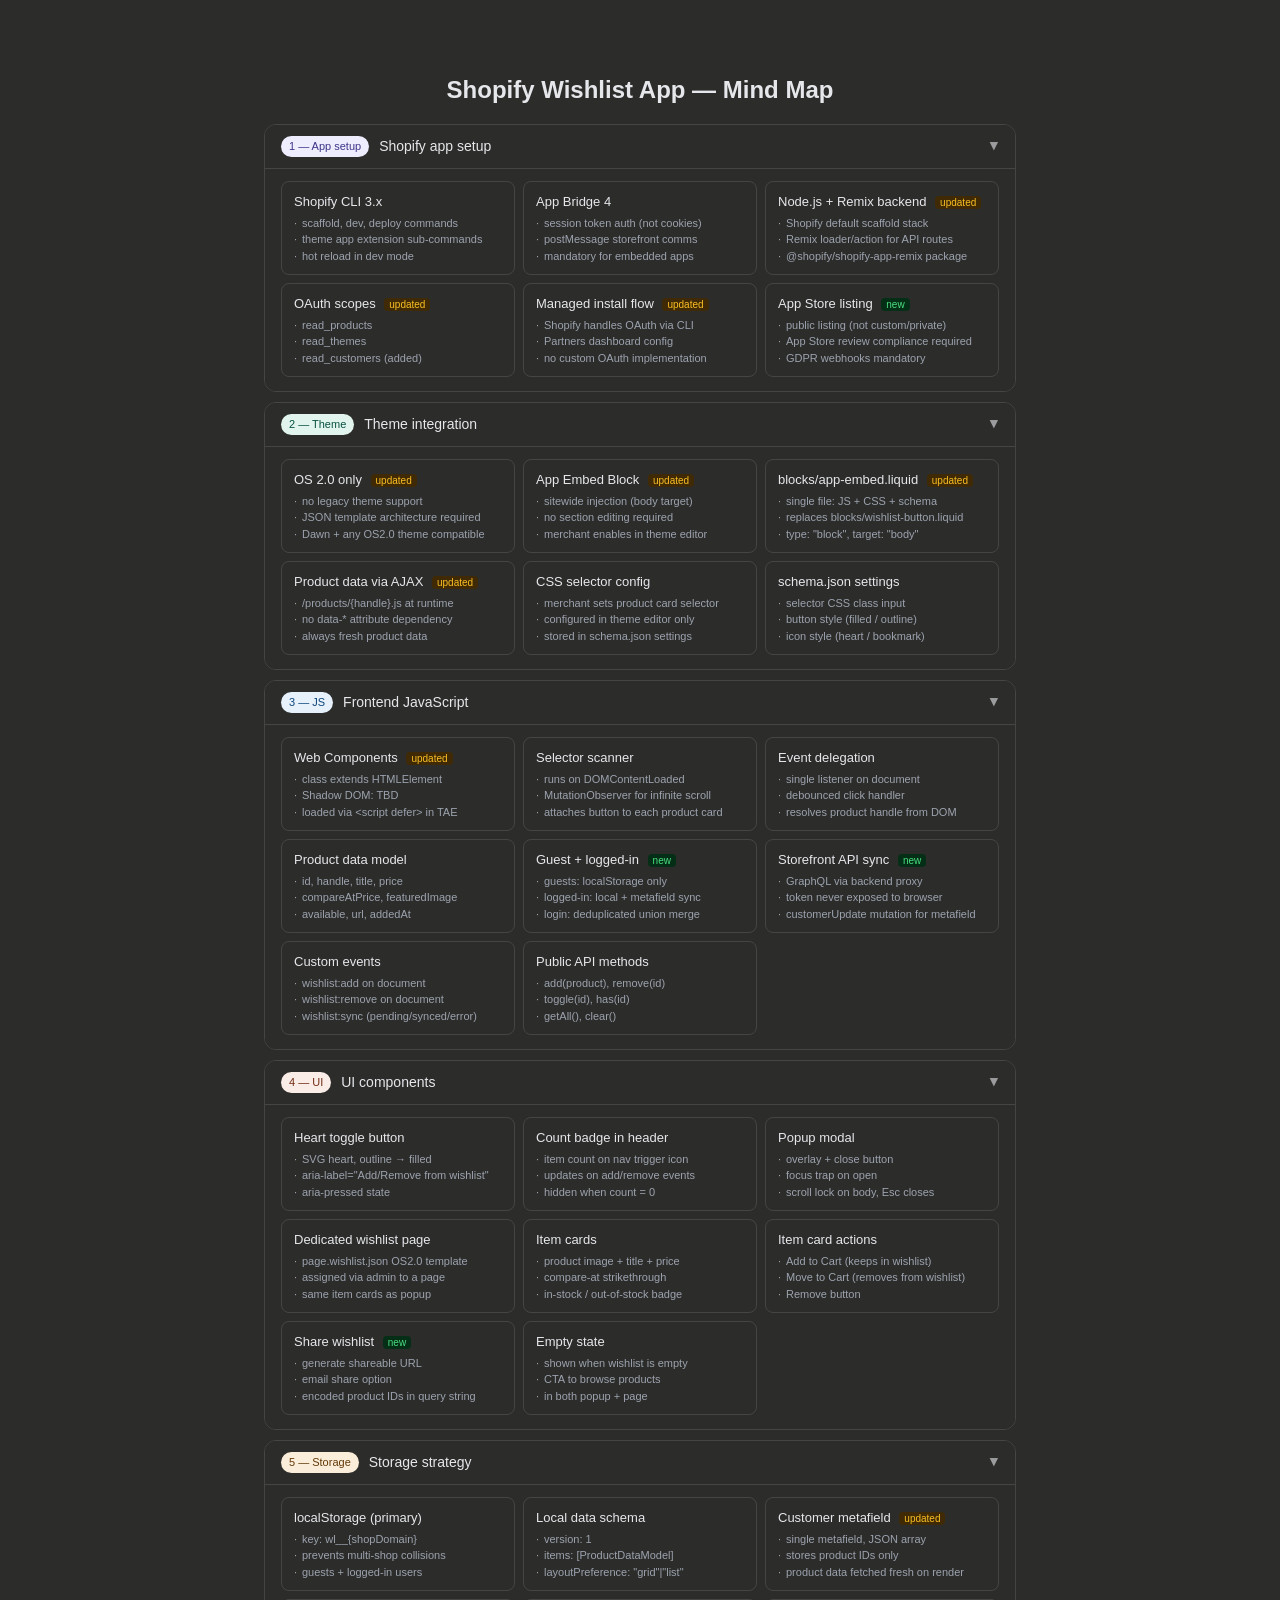
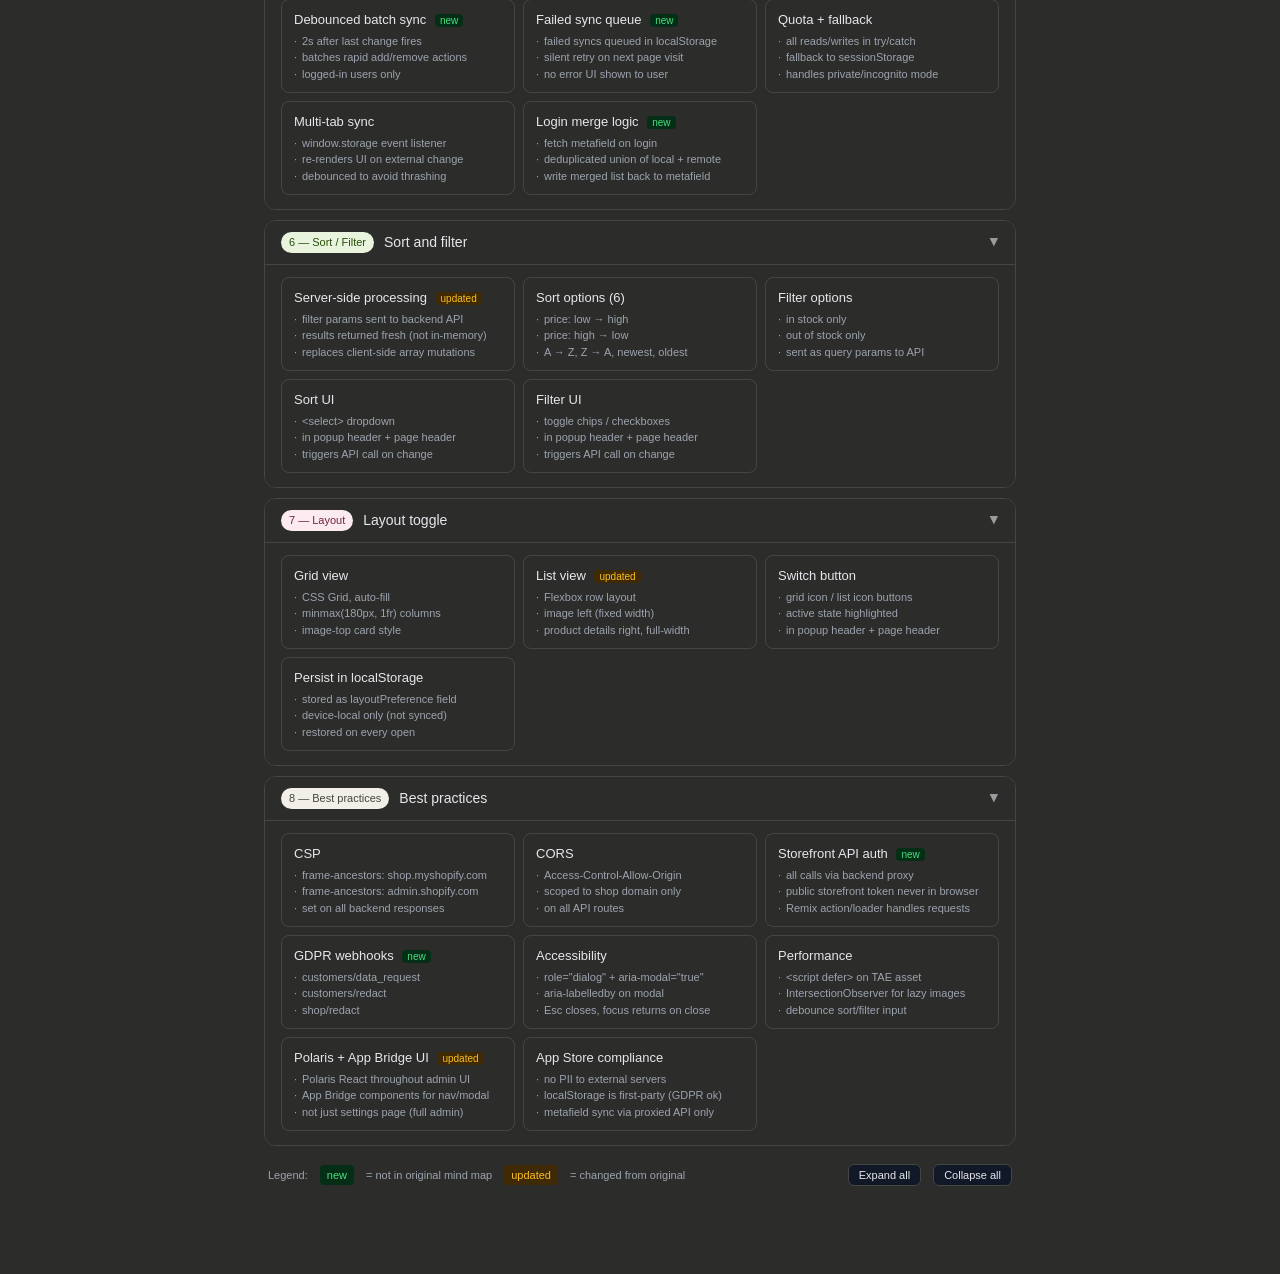
<file: index.html>
<!DOCTYPE html>
<html lang="en" data-theme="dark">
<head>
  <meta charset="UTF-8">
  <meta name="viewport" content="width=device-width, initial-scale=1.0">
  <title>Wishlist - Mind Map</title>
  <link rel="stylesheet" href="./global.css">
  <link rel="stylesheet" href="./style.css">
  <style>
    *{box-sizing:border-box;margin:0;padding:0}
    body{font-family:var(--font-sans);background-color:var(--color-background-primary);color:var(--color-text-primary);padding-top: 3rem;padding-bottom: 3rem;}
    .mm-wrap{padding:16px 0}
    .mm-section{margin-bottom:10px;border-radius:var(--border-radius-lg);overflow:hidden;border:0.5px solid var(--color-border-tertiary)}
    .mm-header{display:flex;align-items:center;gap:10px;padding:11px 16px;cursor:pointer;user-select:none}
    .mm-header:hover{filter:brightness(0.97)}
    .mm-badge{font-size:11px;font-weight:500;padding:2px 8px;border-radius:20px;white-space:nowrap}
    .mm-title{font-size:14px;font-weight:500;flex:1}
    .mm-chevron{font-size:11px;transition:transform .2s;opacity:.6}
    .mm-chevron.open{transform:rotate(90deg)}
    .mm-body{display:none;padding:12px 16px 14px;border-top:0.5px solid var(--color-border-tertiary);background:var(--color-background-primary);}
    .mm-body.open{display:block}
    .mm-grid{display:grid;grid-template-columns:repeat(auto-fill,minmax(190px,1fr));gap:8px}
    .mm-node{border-radius:var(--border-radius-md);padding:10px 12px;border:0.5px solid var(--color-border-tertiary);background:var(--color-background)}
    .mm-node-title{font-size:13px;font-weight:500;color:var(--color-text-primary);margin-bottom:3px}
    .mm-node-sub{font-size:11px;color:var(--color-text-secondary);line-height:1.5}
    .mm-node-sub span{display:block;padding-left:8px;position:relative}
    .mm-node-sub span::before{content:'·';position:absolute;left:0}
    .new-tag{font-size:10px;font-weight:500;padding:1px 5px;border-radius:4px;margin-left:5px;background:var(--color-background-success);color:var(--color-text-success);vertical-align:middle}
    .upd-tag{font-size:10px;font-weight:500;padding:1px 5px;border-radius:4px;margin-left:5px;background:var(--color-background-warning);color:var(--color-text-warning);vertical-align:middle}
  </style>
</head>
<body>

  <div class="container">
  
    <h2 class="sr-only" align="center">Shopify Wishlist App — Mind Map</h2>
    
    <div class="mm-wrap">

    <div class="mm-section" id="s1">
      <div class="mm-header" onclick="toggle('s1')" style="background:var(--color-background-primary)">
        <span class="mm-badge" style="background:#EEEDFE;color:#3C3489">1 — App setup</span>
        <span class="mm-title" style="color:var(--color-text-primary)">Shopify app setup</span>
        <span class="mm-chevron open" id="c1">▶</span>
      </div>
      <div class="mm-body open" id="b1">
        <div class="mm-grid">
          <div class="mm-node">
            <div class="mm-node-title">Shopify CLI 3.x</div>
            <div class="mm-node-sub">
              <span>scaffold, dev, deploy commands</span>
              <span>theme app extension sub-commands</span>
              <span>hot reload in dev mode</span>
            </div>
          </div>
          <div class="mm-node">
            <div class="mm-node-title">App Bridge 4</div>
            <div class="mm-node-sub">
              <span>session token auth (not cookies)</span>
              <span>postMessage storefront comms</span>
              <span>mandatory for embedded apps</span>
            </div>
          </div>
          <div class="mm-node">
            <div class="mm-node-title">Node.js + Remix backend <span class="upd-tag">updated</span></div>
            <div class="mm-node-sub">
              <span>Shopify default scaffold stack</span>
              <span>Remix loader/action for API routes</span>
              <span>@shopify/shopify-app-remix package</span>
            </div>
          </div>
          <div class="mm-node">
            <div class="mm-node-title">OAuth scopes <span class="upd-tag">updated</span></div>
            <div class="mm-node-sub">
              <span>read_products</span>
              <span>read_themes</span>
              <span>read_customers (added)</span>
            </div>
          </div>
          <div class="mm-node">
            <div class="mm-node-title">Managed install flow <span class="upd-tag">updated</span></div>
            <div class="mm-node-sub">
              <span>Shopify handles OAuth via CLI</span>
              <span>Partners dashboard config</span>
              <span>no custom OAuth implementation</span>
            </div>
          </div>
          <div class="mm-node">
            <div class="mm-node-title">App Store listing <span class="new-tag">new</span></div>
            <div class="mm-node-sub">
              <span>public listing (not custom/private)</span>
              <span>App Store review compliance required</span>
              <span>GDPR webhooks mandatory</span>
            </div>
          </div>
        </div>
      </div>
    </div>

    <div class="mm-section" id="s2">
      <div class="mm-header" onclick="toggle('s2')" style="background:var(--color-background-primary)">
        <span class="mm-badge" style="background:#E1F5EE;color:#085041">2 — Theme</span>
        <span class="mm-title" style="color:var(--color-text-primary)">Theme integration</span>
        <span class="mm-chevron open" id="c2">▶</span>
      </div>
      <div class="mm-body open" id="b2">
        <div class="mm-grid">
          <div class="mm-node">
            <div class="mm-node-title">OS 2.0 only <span class="upd-tag">updated</span></div>
            <div class="mm-node-sub">
              <span>no legacy theme support</span>
              <span>JSON template architecture required</span>
              <span>Dawn + any OS2.0 theme compatible</span>
            </div>
          </div>
          <div class="mm-node">
            <div class="mm-node-title">App Embed Block <span class="upd-tag">updated</span></div>
            <div class="mm-node-sub">
              <span>sitewide injection (body target)</span>
              <span>no section editing required</span>
              <span>merchant enables in theme editor</span>
            </div>
          </div>
          <div class="mm-node">
            <div class="mm-node-title">blocks/app-embed.liquid <span class="upd-tag">updated</span></div>
            <div class="mm-node-sub">
              <span>single file: JS + CSS + schema</span>
              <span>replaces blocks/wishlist-button.liquid</span>
              <span>type: "block", target: "body"</span>
            </div>
          </div>
          <div class="mm-node">
            <div class="mm-node-title">Product data via AJAX <span class="upd-tag">updated</span></div>
            <div class="mm-node-sub">
              <span>/products/{handle}.js at runtime</span>
              <span>no data-* attribute dependency</span>
              <span>always fresh product data</span>
            </div>
          </div>
          <div class="mm-node">
            <div class="mm-node-title">CSS selector config</div>
            <div class="mm-node-sub">
              <span>merchant sets product card selector</span>
              <span>configured in theme editor only</span>
              <span>stored in schema.json settings</span>
            </div>
          </div>
          <div class="mm-node">
            <div class="mm-node-title">schema.json settings</div>
            <div class="mm-node-sub">
              <span>selector CSS class input</span>
              <span>button style (filled / outline)</span>
              <span>icon style (heart / bookmark)</span>
            </div>
          </div>
        </div>
      </div>
    </div>

    <div class="mm-section" id="s3">
    <div class="mm-header" onclick="toggle('s3')" style="background:var(--color-background-primary)">
      <span class="mm-badge" style="background:#E6F1FB;color:#0C447C">3 — JS</span>
      <span class="mm-title" style="color:var(--color-text-primary)">Frontend JavaScript</span>
      <span class="mm-chevron open" id="c3">▶</span>
    </div>
    <div class="mm-body open" id="b3">
    <div class="mm-grid">
      <div class="mm-node">
        <div class="mm-node-title">Web Components <span class="upd-tag">updated</span></div>
        <div class="mm-node-sub">
          <span>class extends HTMLElement</span>
          <span>Shadow DOM: TBD</span>
          <span>loaded via &lt;script defer&gt; in TAE</span>
        </div>
      </div>
      <div class="mm-node">
        <div class="mm-node-title">Selector scanner</div>
        <div class="mm-node-sub">
          <span>runs on DOMContentLoaded</span>
          <span>MutationObserver for infinite scroll</span>
          <span>attaches button to each product card</span>
        </div>
      </div>
      <div class="mm-node">
        <div class="mm-node-title">Event delegation</div>
        <div class="mm-node-sub">
          <span>single listener on document</span>
          <span>debounced click handler</span>
          <span>resolves product handle from DOM</span>
        </div>
      </div>
      <div class="mm-node">
        <div class="mm-node-title">Product data model</div>
        <div class="mm-node-sub">
          <span>id, handle, title, price</span>
          <span>compareAtPrice, featuredImage</span>
          <span>available, url, addedAt</span>
        </div>
      </div>
      <div class="mm-node">
        <div class="mm-node-title">Guest + logged-in <span class="new-tag">new</span></div>
        <div class="mm-node-sub">
          <span>guests: localStorage only</span>
          <span>logged-in: local + metafield sync</span>
          <span>login: deduplicated union merge</span>
        </div>
      </div>
      <div class="mm-node">
        <div class="mm-node-title">Storefront API sync <span class="new-tag">new</span></div>
        <div class="mm-node-sub">
          <span>GraphQL via backend proxy</span>
          <span>token never exposed to browser</span>
          <span>customerUpdate mutation for metafield</span>
        </div>
      </div>
      <div class="mm-node">
        <div class="mm-node-title">Custom events</div>
        <div class="mm-node-sub">
          <span>wishlist:add on document</span>
          <span>wishlist:remove on document</span>
          <span>wishlist:sync (pending/synced/error)</span>
        </div>
      </div>
      <div class="mm-node">
        <div class="mm-node-title">Public API methods</div>
        <div class="mm-node-sub">
          <span>add(product), remove(id)</span>
          <span>toggle(id), has(id)</span>
          <span>getAll(), clear()</span>
        </div>
      </div>
    </div>
    </div>
    </div>

    <div class="mm-section" id="s4">
    <div class="mm-header" onclick="toggle('s4')" style="background:var(--color-background-primary)">
      <span class="mm-badge" style="background:#FAECE7;color:#712B13">4 — UI</span>
      <span class="mm-title" style="color:var(--color-text-primary)">UI components</span>
      <span class="mm-chevron open" id="c4">▶</span>
    </div>
    <div class="mm-body open" id="b4">
    <div class="mm-grid">
      <div class="mm-node">
        <div class="mm-node-title">Heart toggle button</div>
        <div class="mm-node-sub">
          <span>SVG heart, outline → filled</span>
          <span>aria-label="Add/Remove from wishlist"</span>
          <span>aria-pressed state</span>
        </div>
      </div>
      <div class="mm-node">
        <div class="mm-node-title">Count badge in header</div>
        <div class="mm-node-sub">
          <span>item count on nav trigger icon</span>
          <span>updates on add/remove events</span>
          <span>hidden when count = 0</span>
        </div>
      </div>
      <div class="mm-node">
        <div class="mm-node-title">Popup modal</div>
        <div class="mm-node-sub">
          <span>overlay + close button</span>
          <span>focus trap on open</span>
          <span>scroll lock on body, Esc closes</span>
        </div>
      </div>
      <div class="mm-node">
        <div class="mm-node-title">Dedicated wishlist page</div>
        <div class="mm-node-sub">
          <span>page.wishlist.json OS2.0 template</span>
          <span>assigned via admin to a page</span>
          <span>same item cards as popup</span>
        </div>
      </div>
      <div class="mm-node">
        <div class="mm-node-title">Item cards</div>
        <div class="mm-node-sub">
          <span>product image + title + price</span>
          <span>compare-at strikethrough</span>
          <span>in-stock / out-of-stock badge</span>
        </div>
      </div>
      <div class="mm-node">
        <div class="mm-node-title">Item card actions</div>
        <div class="mm-node-sub">
          <span>Add to Cart (keeps in wishlist)</span>
          <span>Move to Cart (removes from wishlist)</span>
          <span>Remove button</span>
        </div>
      </div>
      <div class="mm-node">
        <div class="mm-node-title">Share wishlist <span class="new-tag">new</span></div>
        <div class="mm-node-sub">
          <span>generate shareable URL</span>
          <span>email share option</span>
          <span>encoded product IDs in query string</span>
        </div>
      </div>
      <div class="mm-node">
        <div class="mm-node-title">Empty state</div>
        <div class="mm-node-sub">
          <span>shown when wishlist is empty</span>
          <span>CTA to browse products</span>
          <span>in both popup + page</span>
        </div>
      </div>
    </div>
    </div>
    </div>

    <div class="mm-section" id="s5">
    <div class="mm-header" onclick="toggle('s5')" style="background:var(--color-background-primary)">
      <span class="mm-badge" style="background:#FAEEDA;color:#633806">5 — Storage</span>
      <span class="mm-title" style="color:var(--color-text-primary)">Storage strategy</span>
      <span class="mm-chevron open" id="c5">▶</span>
    </div>
    <div class="mm-body open" id="b5">
    <div class="mm-grid">
      <div class="mm-node">
        <div class="mm-node-title">localStorage (primary)</div>
        <div class="mm-node-sub">
          <span>key: wl__{shopDomain}</span>
          <span>prevents multi-shop collisions</span>
          <span>guests + logged-in users</span>
        </div>
      </div>
      <div class="mm-node">
        <div class="mm-node-title">Local data schema</div>
        <div class="mm-node-sub">
          <span>version: 1</span>
          <span>items: [ProductDataModel]</span>
          <span>layoutPreference: "grid"|"list"</span>
        </div>
      </div>
      <div class="mm-node">
        <div class="mm-node-title">Customer metafield <span class="upd-tag">updated</span></div>
        <div class="mm-node-sub">
          <span>single metafield, JSON array</span>
          <span>stores product IDs only</span>
          <span>product data fetched fresh on render</span>
        </div>
      </div>
      <div class="mm-node">
        <div class="mm-node-title">Debounced batch sync <span class="new-tag">new</span></div>
        <div class="mm-node-sub">
          <span>2s after last change fires</span>
          <span>batches rapid add/remove actions</span>
          <span>logged-in users only</span>
        </div>
      </div>
      <div class="mm-node">
        <div class="mm-node-title">Failed sync queue <span class="new-tag">new</span></div>
        <div class="mm-node-sub">
          <span>failed syncs queued in localStorage</span>
          <span>silent retry on next page visit</span>
          <span>no error UI shown to user</span>
        </div>
      </div>
      <div class="mm-node">
        <div class="mm-node-title">Quota + fallback</div>
        <div class="mm-node-sub">
          <span>all reads/writes in try/catch</span>
          <span>fallback to sessionStorage</span>
          <span>handles private/incognito mode</span>
        </div>
      </div>
      <div class="mm-node">
        <div class="mm-node-title">Multi-tab sync</div>
        <div class="mm-node-sub">
          <span>window.storage event listener</span>
          <span>re-renders UI on external change</span>
          <span>debounced to avoid thrashing</span>
        </div>
      </div>
      <div class="mm-node">
        <div class="mm-node-title">Login merge logic <span class="new-tag">new</span></div>
        <div class="mm-node-sub">
          <span>fetch metafield on login</span>
          <span>deduplicated union of local + remote</span>
          <span>write merged list back to metafield</span>
        </div>
      </div>
    </div>
    </div>
    </div>

    <div class="mm-section" id="s6">
    <div class="mm-header" onclick="toggle('s6')" style="background:var(--color-background-primary)">
      <span class="mm-badge" style="background:#EAF3DE;color:#27500A">6 — Sort / Filter</span>
      <span class="mm-title" style="color:var(--color-text-primary)">Sort and filter</span>
      <span class="mm-chevron open" id="c6">▶</span>
    </div>
    <div class="mm-body open" id="b6">
    <div class="mm-grid">
      <div class="mm-node">
        <div class="mm-node-title">Server-side processing <span class="upd-tag">updated</span></div>
        <div class="mm-node-sub">
          <span>filter params sent to backend API</span>
          <span>results returned fresh (not in-memory)</span>
          <span>replaces client-side array mutations</span>
        </div>
      </div>
      <div class="mm-node">
        <div class="mm-node-title">Sort options (6)</div>
        <div class="mm-node-sub">
          <span>price: low → high</span>
          <span>price: high → low</span>
          <span>A → Z, Z → A, newest, oldest</span>
        </div>
      </div>
      <div class="mm-node">
        <div class="mm-node-title">Filter options</div>
        <div class="mm-node-sub">
          <span>in stock only</span>
          <span>out of stock only</span>
          <span>sent as query params to API</span>
        </div>
      </div>
      <div class="mm-node">
        <div class="mm-node-title">Sort UI</div>
        <div class="mm-node-sub">
          <span>&lt;select&gt; dropdown</span>
          <span>in popup header + page header</span>
          <span>triggers API call on change</span>
        </div>
      </div>
      <div class="mm-node">
        <div class="mm-node-title">Filter UI</div>
        <div class="mm-node-sub">
          <span>toggle chips / checkboxes</span>
          <span>in popup header + page header</span>
          <span>triggers API call on change</span>
        </div>
      </div>
    </div>
    </div>
    </div>

    <div class="mm-section" id="s7">
    <div class="mm-header" onclick="toggle('s7')" style="background:var(--color-background-primary)">
      <span class="mm-badge" style="background:#FBEAF0;color:#72243E">7 — Layout</span>
      <span class="mm-title" style="color:var(--color-text-primary)">Layout toggle</span>
      <span class="mm-chevron open" id="c7">▶</span>
    </div>
    <div class="mm-body open" id="b7">
    <div class="mm-grid">
      <div class="mm-node">
        <div class="mm-node-title">Grid view</div>
        <div class="mm-node-sub">
          <span>CSS Grid, auto-fill</span>
          <span>minmax(180px, 1fr) columns</span>
          <span>image-top card style</span>
        </div>
      </div>
      <div class="mm-node">
        <div class="mm-node-title">List view <span class="upd-tag">updated</span></div>
        <div class="mm-node-sub">
          <span>Flexbox row layout</span>
          <span>image left (fixed width)</span>
          <span>product details right, full-width</span>
        </div>
      </div>
      <div class="mm-node">
        <div class="mm-node-title">Switch button</div>
        <div class="mm-node-sub">
          <span>grid icon / list icon buttons</span>
          <span>active state highlighted</span>
          <span>in popup header + page header</span>
        </div>
      </div>
      <div class="mm-node">
        <div class="mm-node-title">Persist in localStorage</div>
        <div class="mm-node-sub">
          <span>stored as layoutPreference field</span>
          <span>device-local only (not synced)</span>
          <span>restored on every open</span>
        </div>
      </div>
    </div>
    </div>
    </div>

    <div class="mm-section" id="s8">
    <div class="mm-header" onclick="toggle('s8')" style="background:var(--color-background-primary)">
      <span class="mm-badge" style="background:#F1EFE8;color:#444441">8 — Best practices</span>
      <span class="mm-title" style="color:var(--color-text-primary)">Best practices</span>
      <span class="mm-chevron open" id="c8">▶</span>
    </div>
    <div class="mm-body open" id="b8">
    <div class="mm-grid">
      <div class="mm-node">
        <div class="mm-node-title">CSP</div>
        <div class="mm-node-sub">
          <span>frame-ancestors: shop.myshopify.com</span>
          <span>frame-ancestors: admin.shopify.com</span>
          <span>set on all backend responses</span>
        </div>
      </div>
      <div class="mm-node">
        <div class="mm-node-title">CORS</div>
        <div class="mm-node-sub">
          <span>Access-Control-Allow-Origin</span>
          <span>scoped to shop domain only</span>
          <span>on all API routes</span>
        </div>
      </div>
      <div class="mm-node">
        <div class="mm-node-title">Storefront API auth <span class="new-tag">new</span></div>
        <div class="mm-node-sub">
          <span>all calls via backend proxy</span>
          <span>public storefront token never in browser</span>
          <span>Remix action/loader handles requests</span>
        </div>
      </div>
      <div class="mm-node">
        <div class="mm-node-title">GDPR webhooks <span class="new-tag">new</span></div>
        <div class="mm-node-sub">
          <span>customers/data_request</span>
          <span>customers/redact</span>
          <span>shop/redact</span>
        </div>
      </div>
      <div class="mm-node">
        <div class="mm-node-title">Accessibility</div>
        <div class="mm-node-sub">
          <span>role="dialog" + aria-modal="true"</span>
          <span>aria-labelledby on modal</span>
          <span>Esc closes, focus returns on close</span>
        </div>
      </div>
      <div class="mm-node">
        <div class="mm-node-title">Performance</div>
        <div class="mm-node-sub">
          <span>&lt;script defer&gt; on TAE asset</span>
          <span>IntersectionObserver for lazy images</span>
          <span>debounce sort/filter input</span>
        </div>
      </div>
      <div class="mm-node">
        <div class="mm-node-title">Polaris + App Bridge UI <span class="upd-tag">updated</span></div>
        <div class="mm-node-sub">
          <span>Polaris React throughout admin UI</span>
          <span>App Bridge components for nav/modal</span>
          <span>not just settings page (full admin)</span>
        </div>
      </div>
      <div class="mm-node">
        <div class="mm-node-title">App Store compliance</div>
        <div class="mm-node-sub">
          <span>no PII to external servers</span>
          <span>localStorage is first-party (GDPR ok)</span>
          <span>metafield sync via proxied API only</span>
        </div>
      </div>
    </div>
    </div>
    </div>

    <div style="display:flex;gap:12px;align-items:center;padding:8px 4px 0;flex-wrap:wrap">
      <span style="font-size:11px;color:var(--color-text-secondary)">Legend:</span>
      <span style="font-size:11px;padding:2px 7px;border-radius:4px;background:var(--color-background-success);color:var(--color-text-success);font-weight:500">new</span>
      <span style="font-size:11px;color:var(--color-text-secondary)">= not in original mind map</span>
      <span style="font-size:11px;padding:2px 7px;border-radius:4px;background:var(--color-background-warning);color:var(--color-text-warning);font-weight:500">updated</span>
      <span style="font-size:11px;color:var(--color-text-secondary)">= changed from original</span>
      <button onclick="toggleAll(true)" style="margin-left:auto;font-size:11px;padding:4px 10px;border-radius:6px;border:0.5px solid var(--color-border-secondary);background:var(--color-background-secondary);color:var(--color-text-primary);cursor:pointer">Expand all</button>
      <button onclick="toggleAll(false)" style="font-size:11px;padding:4px 10px;border-radius:6px;border:0.5px solid var(--color-border-secondary);background:var(--color-background-secondary);color:var(--color-text-primary);cursor:pointer">Collapse all</button>
    </div>

    </div>

    <script>
    function toggle(id){
      const b=document.getElementById('b'+id.slice(1));
      const c=document.getElementById('c'+id.slice(1));
      const open=b.classList.toggle('open');
      c.classList.toggle('open',open);
    }
    function toggleAll(open){
      for(let i=1;i<=8;i++){
        const b=document.getElementById('b'+i);
        const c=document.getElementById('c'+i);
        b.classList.toggle('open',open);
        c.classList.toggle('open',open);
      }
    }
    </script>
  </div>
</body>
</html>
</file>
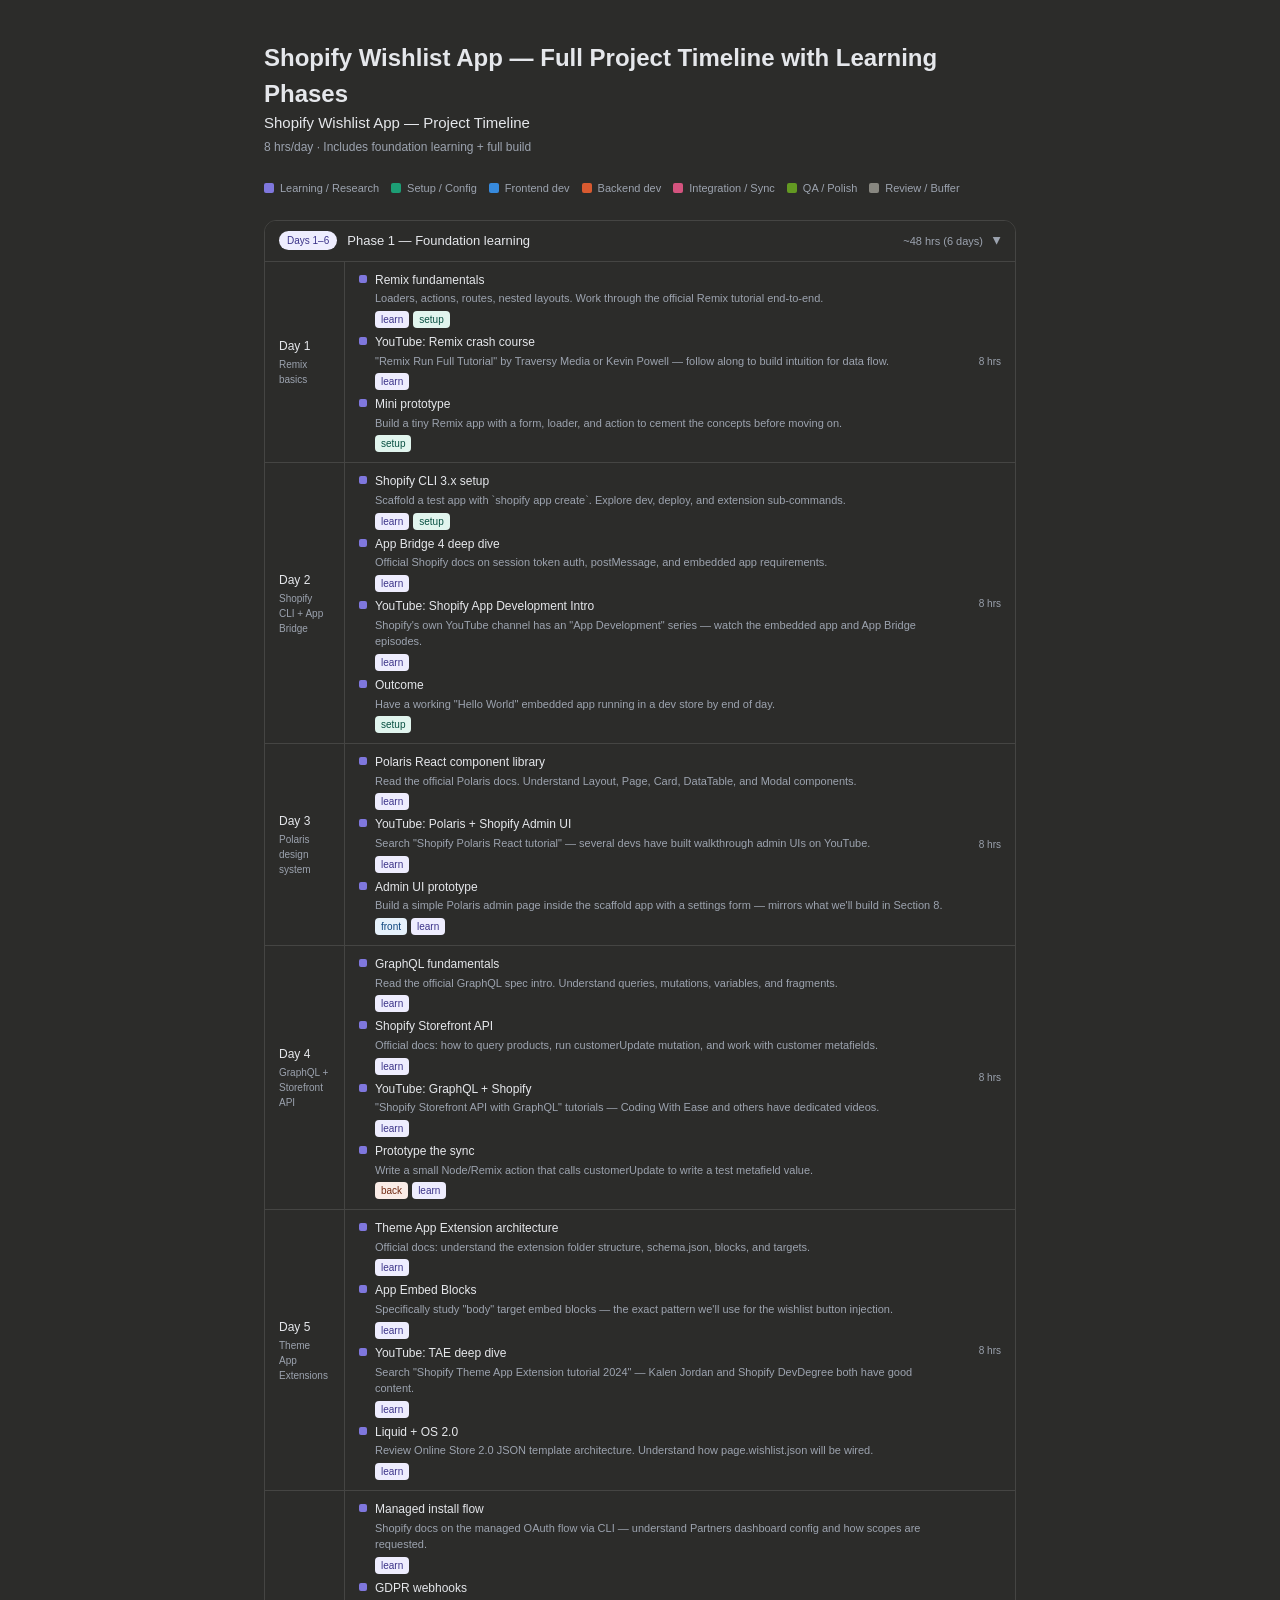
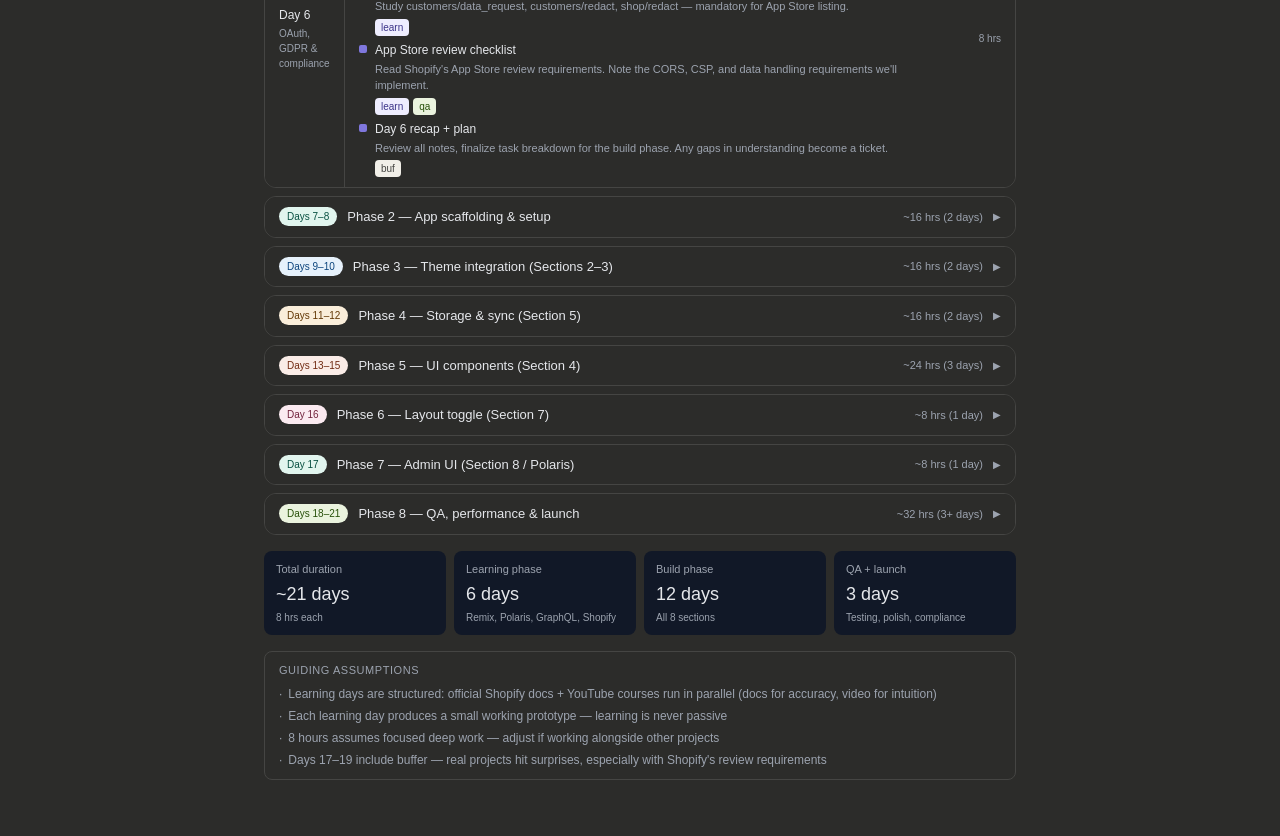
<file: timeline.html>
<!DOCTYPE html>
<html lang="en" data-theme="dark">
<head>
  <meta charset="UTF-8">
  <meta name="viewport" content="width=device-width, initial-scale=1.0">
  <title>Wishlist - Timeline</title>
  <link rel="stylesheet" href="./global.css">
  <link rel="stylesheet" href="style.css">
</head>
<body>
  
  <style>
    * { box-sizing: border-box; margin: 0; padding: 0; }
    body { font-family: var(--font-sans); }
    .tl-root { padding: 1rem 0 2rem; }
    .tl-header { display: flex; align-items: center; justify-content: space-between; margin-bottom: 1.5rem; flex-wrap: wrap; gap: 12px; }
    .tl-title { font-size: 15px; font-weight: 500; color: var(--color-text-primary); }
    .tl-meta { font-size: 12px; color: var(--color-text-secondary); }
    .tl-legend { display: flex; flex-wrap: wrap; gap: 12px; margin-bottom: 1.5rem; }
    .leg-item { display: flex; align-items: center; gap: 6px; font-size: 11px; color: var(--color-text-secondary); }
    .leg-dot { width: 10px; height: 10px; border-radius: 2px; flex-shrink: 0; }
    .phase-wrap { margin-bottom: 8px; border-radius: var(--border-radius-lg); border: 0.5px solid var(--color-border-tertiary); overflow: hidden; }
    .phase-header { display: flex; align-items: center; gap: 10px; padding: 10px 14px; cursor: pointer; user-select: none; background: var(--color-background-primary); }
    .phase-header:hover { filter: brightness(0.97); }
    .ph-badge { font-size: 10px; font-weight: 500; padding: 2px 8px; border-radius: 20px; white-space: nowrap; flex-shrink: 0; }
    .ph-label { font-size: 13px; font-weight: 500; flex: 1; color: var(--color-text-primary); }
    .ph-hours { font-size: 11px; color: var(--color-text-secondary); white-space: nowrap; }
    .ph-chev { font-size: 10px; color: var(--color-text-secondary); transition: transform .2s; }
    .ph-chev.open { transform: rotate(90deg); }
    .phase-body { border-top: 0.5px solid var(--color-border-tertiary); background: var(--color-background-primary); display: none; }
    .phase-body.open { display: block; }
    .day-row { display: flex; align-items: stretch; border-bottom: 0.5px solid var(--color-border-tertiary); }
    .day-row:last-child { border-bottom: none; }
    .day-label { width: 80px; flex-shrink: 0; padding: 10px 14px; border-right: 0.5px solid var(--color-border-tertiary); display: flex; flex-direction: column; justify-content: center; }
    .day-num { font-size: 12px; font-weight: 500; color: var(--color-text-primary); }
    .day-sub { font-size: 10px; color: var(--color-text-secondary); margin-top: 2px; }
    .day-tasks { flex: 1; padding: 10px 14px; display: flex; flex-direction: column; gap: 6px; }
    .task-bar { display: flex; align-items: flex-start; gap: 8px; }
    .task-type { width: 8px; height: 8px; border-radius: 2px; margin-top: 3px; flex-shrink: 0; }
    .task-content { flex: 1; }
    .task-title { font-size: 12px; font-weight: 500; color: var(--color-text-primary); line-height: 1.4; }
    .task-detail { font-size: 11px; color: var(--color-text-secondary); line-height: 1.5; margin-top: 2px; }
    .task-tags { display: flex; flex-wrap: wrap; gap: 4px; margin-top: 4px; }
    .tag { font-size: 10px; padding: 1px 6px; border-radius: 4px; }
    .day-hours { width: 52px; flex-shrink: 0; padding: 10px 14px 10px 0; display: flex; align-items: center; justify-content: flex-end; }
    .hrs-pill { font-size: 10px; color: var(--color-text-secondary); }
    .summary-bar { display: flex; gap: 8px; padding: 10px 14px; background: var(--color-background-secondary); flex-wrap: wrap; }
    .sum-item { font-size: 11px; color: var(--color-text-secondary); }
    .sum-item strong { font-weight: 500; color: var(--color-text-primary); }
    .totals { display: grid; grid-template-columns: repeat(auto-fit, minmax(120px, 1fr)); gap: 8px; margin-top: 1rem; }
    .tot-card { background: var(--color-background-secondary); border-radius: var(--border-radius-md); padding: 10px 12px; }
    .tot-label { font-size: 11px; color: var(--color-text-secondary); margin-bottom: 4px; }
    .tot-val { font-size: 18px; font-weight: 500; color: var(--color-text-primary); }
    .tot-sub { font-size: 10px; color: var(--color-text-secondary); margin-top: 2px; }
    .note-box { margin-top: 1rem; border-radius: var(--border-radius-md); border: 0.5px solid var(--color-border-tertiary); padding: 10px 14px; background: var(--color-background-primary); }
    .note-title { font-size: 11px; font-weight: 500; color: var(--color-text-secondary); margin-bottom: 6px; text-transform: uppercase; letter-spacing: 0.05em; }
    .note-list { display: flex; flex-direction: column; gap: 4px; }
    .note-item { font-size: 12px; color: var(--color-text-secondary); display: flex; gap: 6px; }
    .note-dot { color: var(--color-text-secondary); flex-shrink: 0; }
  </style>

  <div class="container">
    <div class="tl-root">
      <h2 class="sr-only">Shopify Wishlist App — Full Project Timeline with Learning Phases</h2>

      <div class="tl-header">
        <div>
          <div class="tl-title">Shopify Wishlist App — Project Timeline</div>
          <div class="tl-meta" style="margin-top:3px">8 hrs/day · Includes foundation learning + full build</div>
        </div>
      </div>

      <div class="tl-legend">
        <div class="leg-item"><div class="leg-dot" style="background:#7F77DD"></div>Learning / Research</div>
        <div class="leg-item"><div class="leg-dot" style="background:#1D9E75"></div>Setup / Config</div>
        <div class="leg-item"><div class="leg-dot" style="background:#378ADD"></div>Frontend dev</div>
        <div class="leg-item"><div class="leg-dot" style="background:#D85A30"></div>Backend dev</div>
        <div class="leg-item"><div class="leg-dot" style="background:#D4537E"></div>Integration / Sync</div>
        <div class="leg-item"><div class="leg-dot" style="background:#639922"></div>QA / Polish</div>
        <div class="leg-item"><div class="leg-dot" style="background:#888780"></div>Review / Buffer</div>
      </div>

      <div id="phases"></div>

      <div class="totals">
        <div class="tot-card">
          <div class="tot-label">Total duration</div>
          <div class="tot-val">~21 days</div>
          <div class="tot-sub">8 hrs each</div>
        </div>
        <div class="tot-card">
          <div class="tot-label">Learning phase</div>
          <div class="tot-val">6 days</div>
          <div class="tot-sub">Remix, Polaris, GraphQL, Shopify</div>
        </div>
        <div class="tot-card">
          <div class="tot-label">Build phase</div>
          <div class="tot-val">12 days</div>
          <div class="tot-sub">All 8 sections</div>
        </div>
        <div class="tot-card">
          <div class="tot-label">QA + launch</div>
          <div class="tot-val">3 days</div>
          <div class="tot-sub">Testing, polish, compliance</div>
        </div>
      </div>

      <div class="note-box" style="margin-top:1rem">
        <div class="note-title">Guiding assumptions</div>
        <div class="note-list">
          <div class="note-item"><span class="note-dot">·</span><span>Learning days are structured: official Shopify docs + YouTube courses run in parallel (docs for accuracy, video for intuition)</span></div>
          <div class="note-item"><span class="note-dot">·</span><span>Each learning day produces a small working prototype — learning is never passive</span></div>
          <div class="note-item"><span class="note-dot">·</span><span>8 hours assumes focused deep work — adjust if working alongside other projects</span></div>
          <div class="note-item"><span class="note-dot">·</span><span>Days 17–19 include buffer — real projects hit surprises, especially with Shopify's review requirements</span></div>
        </div>
      </div>
    </div>
  </div>

  <script>
  const C = {
    learn: '#7F77DD',
    setup: '#1D9E75',
    front: '#378ADD',
    back: '#D85A30',
    sync: '#D4537E',
    qa: '#639922',
    buf: '#888780'
  };
  const TAG = {
    learn: { bg: '#EEEDFE', color: '#3C3489' },
    setup: { bg: '#E1F5EE', color: '#085041' },
    front: { bg: '#E6F1FB', color: '#0C447C' },
    back: { bg: '#FAECE7', color: '#712B13' },
    sync: { bg: '#FBEAF0', color: '#72243E' },
    qa: { bg: '#EAF3DE', color: '#27500A' },
    buf: { bg: '#F1EFE8', color: '#444441' }
  };

  const phases = [
    {
      id: 'p1', label: 'Phase 1 — Foundation learning', hours: '~48 hrs (6 days)', open: true,
      badge: { bg: '#EEEDFE', color: '#3C3489', text: 'Days 1–6' },
      summary: 'Before writing a single line of app code, we build confidence across the Shopify ecosystem. Each day combines Shopify official docs with YouTube walkthroughs — the docs give us the authoritative answer, the video gives us the mental model.',
      days: [
        {
          day: 'Day 1', sub: 'Remix basics', hrs: '8 hrs',
          tasks: [
            { type: 'learn', title: 'Remix fundamentals', detail: 'Loaders, actions, routes, nested layouts. Work through the official Remix tutorial end-to-end.', tags: ['learn', 'setup'] },
            { type: 'learn', title: 'YouTube: Remix crash course', detail: '"Remix Run Full Tutorial" by Traversy Media or Kevin Powell — follow along to build intuition for data flow.', tags: ['learn'] },
            { type: 'learn', title: 'Mini prototype', detail: 'Build a tiny Remix app with a form, loader, and action to cement the concepts before moving on.', tags: ['setup'] }
          ]
        },
        {
          day: 'Day 2', sub: 'Shopify CLI + App Bridge', hrs: '8 hrs',
          tasks: [
            { type: 'learn', title: 'Shopify CLI 3.x setup', detail: 'Scaffold a test app with `shopify app create`. Explore dev, deploy, and extension sub-commands.', tags: ['learn', 'setup'] },
            { type: 'learn', title: 'App Bridge 4 deep dive', detail: 'Official Shopify docs on session token auth, postMessage, and embedded app requirements.', tags: ['learn'] },
            { type: 'learn', title: 'YouTube: Shopify App Development Intro', detail: 'Shopify\'s own YouTube channel has an "App Development" series — watch the embedded app and App Bridge episodes.', tags: ['learn'] },
            { type: 'learn', title: 'Outcome', detail: 'Have a working "Hello World" embedded app running in a dev store by end of day.', tags: ['setup'] }
          ]
        },
        {
          day: 'Day 3', sub: 'Polaris design system', hrs: '8 hrs',
          tasks: [
            { type: 'learn', title: 'Polaris React component library', detail: 'Read the official Polaris docs. Understand Layout, Page, Card, DataTable, and Modal components.', tags: ['learn'] },
            { type: 'learn', title: 'YouTube: Polaris + Shopify Admin UI', detail: 'Search "Shopify Polaris React tutorial" — several devs have built walkthrough admin UIs on YouTube.', tags: ['learn'] },
            { type: 'learn', title: 'Admin UI prototype', detail: 'Build a simple Polaris admin page inside the scaffold app with a settings form — mirrors what we\'ll build in Section 8.', tags: ['front', 'learn'] }
          ]
        },
        {
          day: 'Day 4', sub: 'GraphQL + Storefront API', hrs: '8 hrs',
          tasks: [
            { type: 'learn', title: 'GraphQL fundamentals', detail: 'Read the official GraphQL spec intro. Understand queries, mutations, variables, and fragments.', tags: ['learn'] },
            { type: 'learn', title: 'Shopify Storefront API', detail: 'Official docs: how to query products, run customerUpdate mutation, and work with customer metafields.', tags: ['learn'] },
            { type: 'learn', title: 'YouTube: GraphQL + Shopify', detail: '"Shopify Storefront API with GraphQL" tutorials — Coding With Ease and others have dedicated videos.', tags: ['learn'] },
            { type: 'learn', title: 'Prototype the sync', detail: 'Write a small Node/Remix action that calls customerUpdate to write a test metafield value.', tags: ['back', 'learn'] }
          ]
        },
        {
          day: 'Day 5', sub: 'Theme App Extensions', hrs: '8 hrs',
          tasks: [
            { type: 'learn', title: 'Theme App Extension architecture', detail: 'Official docs: understand the extension folder structure, schema.json, blocks, and targets.', tags: ['learn'] },
            { type: 'learn', title: 'App Embed Blocks', detail: 'Specifically study "body" target embed blocks — the exact pattern we\'ll use for the wishlist button injection.', tags: ['learn'] },
            { type: 'learn', title: 'YouTube: TAE deep dive', detail: 'Search "Shopify Theme App Extension tutorial 2024" — Kalen Jordan and Shopify DevDegree both have good content.', tags: ['learn'] },
            { type: 'learn', title: 'Liquid + OS 2.0', detail: 'Review Online Store 2.0 JSON template architecture. Understand how page.wishlist.json will be wired.', tags: ['learn'] }
          ]
        },
        {
          day: 'Day 6', sub: 'OAuth, GDPR & compliance', hrs: '8 hrs',
          tasks: [
            { type: 'learn', title: 'Managed install flow', detail: 'Shopify docs on the managed OAuth flow via CLI — understand Partners dashboard config and how scopes are requested.', tags: ['learn'] },
            { type: 'learn', title: 'GDPR webhooks', detail: 'Study customers/data_request, customers/redact, shop/redact — mandatory for App Store listing.', tags: ['learn'] },
            { type: 'learn', title: 'App Store review checklist', detail: 'Read Shopify\'s App Store review requirements. Note the CORS, CSP, and data handling requirements we\'ll implement.', tags: ['learn', 'qa'] },
            { type: 'learn', title: 'Day 6 recap + plan', detail: 'Review all notes, finalize task breakdown for the build phase. Any gaps in understanding become a ticket.', tags: ['buf'] }
          ]
        }
      ]
    },
    {
      id: 'p2', label: 'Phase 2 — App scaffolding & setup', hours: '~16 hrs (2 days)', open: false,
      badge: { bg: '#E1F5EE', color: '#085041', text: 'Days 7–8' },
      days: [
        {
          day: 'Day 7', sub: 'Project scaffold', hrs: '8 hrs',
          tasks: [
            { type: 'setup', title: 'Shopify CLI app scaffold', detail: 'Run `shopify app create` with Remix template. Set up Partners dashboard, dev store, and local env vars.', tags: ['setup'] },
            { type: 'setup', title: 'OAuth scopes config', detail: 'Add read_products, read_themes, read_customers to shopify.app.toml. Test managed install flow on dev store.', tags: ['setup'] },
            { type: 'setup', title: 'Theme App Extension scaffold', detail: 'Add TAE sub-project. Create blocks/app-embed.liquid stub. Verify it loads in theme editor.', tags: ['setup', 'front'] },
            { type: 'setup', title: 'App Store listing draft', detail: 'Start Partners dashboard listing. Note GDPR webhook requirements — set up stub handlers.', tags: ['setup'] }
          ]
        },
        {
          day: 'Day 8', sub: 'Backend foundation', hrs: '8 hrs',
          tasks: [
            { type: 'back', title: 'Remix routes structure', detail: 'Plan and scaffold all routes: /app (admin), /api/wishlist, /api/sync. Wire up Shopify session middleware.', tags: ['back', 'setup'] },
            { type: 'back', title: 'CSP + CORS headers', detail: 'Implement frame-ancestors on all responses. Scope CORS to shop domain. Validate in dev store.', tags: ['back', 'setup'] },
            { type: 'setup', title: 'GDPR webhook handlers', detail: 'Build customers/data_request, customers/redact, shop/redact stub endpoints. Will be fleshed out in QA phase.', tags: ['setup', 'back'] }
          ]
        }
      ]
    },
    {
      id: 'p3', label: 'Phase 3 — Theme integration (Sections 2–3)', hours: '~16 hrs (2 days)', open: false,
      badge: { bg: '#E6F1FB', color: '#0C447C', text: 'Days 9–10' },
      days: [
        {
          day: 'Day 9', sub: 'App embed block', hrs: '8 hrs',
          tasks: [
            { type: 'front', title: 'blocks/app-embed.liquid', detail: 'Write the full embed block: schema.json settings (selector, button style, icon style), CSS skeleton, and script defer tag.', tags: ['front'] },
            { type: 'front', title: 'Web Component scaffolding', detail: 'Define the WishlistButton custom element (class extends HTMLElement). Selector scanner on DOMContentLoaded.', tags: ['front'] },
            { type: 'front', title: 'MutationObserver for infinite scroll', detail: 'Attach observer to detect new product cards appended to the DOM. Debounce the scanner.', tags: ['front'] },
            { type: 'front', title: 'Product AJAX fetch', detail: 'Implement /products/{handle}.js fetch to pull fresh product data at runtime. Build the product data model.', tags: ['front'] }
          ]
        },
        {
          day: 'Day 10', sub: 'Event system + public API', hrs: '8 hrs',
          tasks: [
            { type: 'front', title: 'Event delegation system', detail: 'Single listener on document. Debounced click handler. Resolves product handle from the DOM.', tags: ['front'] },
            { type: 'front', title: 'Custom events', detail: 'Dispatch wishlist:add, wishlist:remove, wishlist:sync events on document with detail payloads.', tags: ['front'] },
            { type: 'front', title: 'Public API methods', detail: 'Expose add(), remove(), toggle(), has(), getAll(), clear() on window.Wishlist. Document the interface.', tags: ['front'] },
            { type: 'front', title: 'Smoke test in Dawn theme', detail: 'Verify button injection on collection and product pages. Check infinite scroll pages.', tags: ['qa'] }
          ]
        }
      ]
    },
    {
      id: 'p4', label: 'Phase 4 — Storage & sync (Section 5)', hours: '~16 hrs (2 days)', open: false,
      badge: { bg: '#FAEEDA', color: '#633806', text: 'Days 11–12' },
      days: [
        {
          day: 'Day 11', sub: 'localStorage engine', hrs: '8 hrs',
          tasks: [
            { type: 'front', title: 'localStorage read/write', detail: 'Keyed as wl__{shopDomain}. Wraps all ops in try/catch with sessionStorage fallback for incognito mode.', tags: ['front'] },
            { type: 'front', title: 'Multi-tab sync', detail: 'window.storage event listener. Re-render UI on external change. Debounced to avoid thrashing.', tags: ['front'] },
            { type: 'front', title: 'Local data schema v1', detail: 'Implement version, items: [ProductDataModel], layoutPreference fields. Write migration guard for future schema bumps.', tags: ['front'] }
          ]
        },
        {
          day: 'Day 12', sub: 'Metafield sync', hrs: '8 hrs',
          tasks: [
            { type: 'sync', title: 'Backend proxy for Storefront API', detail: 'Remix action that accepts product ID arrays and calls customerUpdate mutation. Token never exposed to browser.', tags: ['back', 'sync'] },
            { type: 'sync', title: 'Debounced batch sync (2s)', detail: 'Client fires sync 2s after last add/remove. Batches rapid actions. Logged-in users only.', tags: ['sync'] },
            { type: 'sync', title: 'Failed sync queue', detail: 'Failed syncs queued in localStorage. Silent retry on next page visit. wishlist:sync events (pending/synced/error).', tags: ['sync'] },
            { type: 'sync', title: 'Login merge logic', detail: 'On login: fetch metafield, compute deduplicated union of local + remote, write merged list back.', tags: ['sync'] }
          ]
        }
      ]
    },
    {
      id: 'p5', label: 'Phase 5 — UI components (Section 4)', hours: '~24 hrs (3 days)', open: false,
      badge: { bg: '#FAECE7', color: '#712B13', text: 'Days 13–15' },
      days: [
        {
          day: 'Day 13', sub: 'Heart button + badge', hrs: '8 hrs',
          tasks: [
            { type: 'front', title: 'Heart toggle button', detail: 'SVG heart, outline → filled transition. aria-label="Add/Remove from wishlist", aria-pressed state. Attaches to each product card.', tags: ['front'] },
            { type: 'front', title: 'Count badge in header', detail: 'Item count on nav trigger icon. Updates on wishlist:add / wishlist:remove events. Hidden when count = 0.', tags: ['front'] },
            { type: 'front', title: 'Item cards component', detail: 'Product image + title + price + compare-at strikethrough + in-stock/out-of-stock badge. Reused in popup + page.', tags: ['front'] }
          ]
        },
        {
          day: 'Day 14', sub: 'Popup modal + empty state', hrs: '8 hrs',
          tasks: [
            { type: 'front', title: 'Popup modal', detail: 'Overlay + close button. Focus trap on open. Scroll lock on body. Esc closes, focus returns to trigger on close.', tags: ['front'] },
            { type: 'front', title: 'Accessibility', detail: 'role="dialog" + aria-modal="true" + aria-labelledby on modal. Full keyboard navigation.', tags: ['front', 'qa'] },
            { type: 'front', title: 'Item card actions', detail: 'Add to Cart (keeps in wishlist), Move to Cart (removes), Remove button. Wire to public API.', tags: ['front'] },
            { type: 'front', title: 'Empty state', detail: 'Shown when list is empty in both popup + page. CTA links to collection page.', tags: ['front'] }
          ]
        },
        {
          day: 'Day 15', sub: 'Dedicated page + share', hrs: '8 hrs',
          tasks: [
            { type: 'front', title: 'page.wishlist.json template', detail: 'OS 2.0 JSON template. Assign to a page via admin. Same item cards component as popup.', tags: ['front', 'setup'] },
            { type: 'front', title: 'Share wishlist feature', detail: 'Generate shareable URL with encoded product IDs in query string. Email share option.', tags: ['front'] },
            { type: 'front', title: 'Sort / filter UI', detail: '(6 options) + filter toggle chips. In popup header + page header. Triggers API call on change.', tags: ['front'] },
            { type: 'front', title: 'Sort / filter backend', detail: 'Remix loader handles filter params server-side, returns fresh filtered product data (not in-memory mutations).', tags: ['back'] }
          ]
        }
      ]
    },
    {
      id: 'p6', label: 'Phase 6 — Layout toggle (Section 7)', hours: '~8 hrs (1 day)', open: false,
      badge: { bg: '#FBEAF0', color: '#72243E', text: 'Day 16' },
      days: [
        {
          day: 'Day 16', sub: 'Grid / list view', hrs: '8 hrs',
          tasks: [
            { type: 'front', title: 'Grid view', detail: 'CSS Grid, auto-fill, minmax(180px, 1fr). Image-top card style. Default view.', tags: ['front'] },
            { type: 'front', title: 'List view', detail: 'Flexbox row. Fixed-width image left, product details right, full-width actions.', tags: ['front'] },
            { type: 'front', title: 'Switch button UI', detail: 'Grid icon / list icon toggle. Active state highlighted. In popup header + page header.', tags: ['front'] },
            { type: 'front', title: 'Persist preference', detail: 'Store layoutPreference in localStorage. Device-local, not synced to metafield. Restored on every open.', tags: ['front'] }
          ]
        }
      ]
    },
    {
      id: 'p7', label: 'Phase 7 — Admin UI (Section 8 / Polaris)', hours: '~8 hrs (1 day)', open: false,
      badge: { bg: '#E1F5EE', color: '#085041', text: 'Day 17' },
      days: [
        {
          day: 'Day 17', sub: 'Polaris admin build', hrs: '8 hrs',
          tasks: [
            { type: 'front', title: 'Full admin UI with Polaris React', detail: 'Build settings page, analytics overview, and install guide using Polaris Layout, Page, Card, DataTable components.', tags: ['front'] },
            { type: 'front', title: 'App Bridge components', detail: 'Nav, modals, and toasts via App Bridge — not just the settings page but the full admin experience.', tags: ['front'] },
            { type: 'back', title: 'App Store listing finalisation', detail: 'Ensure no PII flows to external servers. Verify localStorage is first-party only. Review GDPR webhook handlers.', tags: ['back', 'qa'] }
          ]
        }
      ]
    },
    {
      id: 'p8', label: 'Phase 8 — QA, performance & launch', hours: '~32 hrs (3+ days)', open: false,
      badge: { bg: '#EAF3DE', color: '#27500A', text: 'Days 18–21' },
      days: [
        {
          day: 'Day 18', sub: 'Cross-theme QA', hrs: '8 hrs',
          tasks: [
            { type: 'qa', title: 'Test on 3+ themes', detail: 'Dawn, Sense, Ride — verify CSS selector scanning, embed block, and popup work without conflicts.', tags: ['qa'] },
            { type: 'qa', title: 'Guest vs logged-in flows', detail: 'Test full flow: guest adds items → logs in → verifies merge. Multi-tab sync test. Incognito mode fallback.', tags: ['qa'] },
            { type: 'qa', title: 'Share wishlist QA', detail: 'Generate and open shared URLs. Verify encoded product IDs decode correctly and display correctly.', tags: ['qa'] }
          ]
        },
        {
          day: 'Day 19', sub: 'Performance + a11y', hrs: '8 hrs',
          tasks: [
            { type: 'qa', title: 'Script defer verification', detail: 'Confirm TAE asset loads with defer. Run Lighthouse on a collection page before and after install.', tags: ['qa'] },
            { type: 'qa', title: 'IntersectionObserver lazy images', detail: 'Verify wishlist item card images load lazily in both popup and page view.', tags: ['qa'] },
            { type: 'qa', title: 'Accessibility audit', detail: 'Screen reader test with VoiceOver/NVDA. Keyboard-only navigation through full wishlist flow.', tags: ['qa'] },
            { type: 'qa', title: 'Debounce audit', detail: 'Verify sort/filter, sync, and MutationObserver debounces are all functioning as expected under rapid input.', tags: ['qa'] }
          ]
        },
        {
          day: 'Day 20', sub: 'App Store prep', hrs: '8 hrs',
          tasks: [
            { type: 'qa', title: 'GDPR webhooks end-to-end', detail: 'Trigger all three webhooks via Partners dashboard simulator. Verify correct handling and logging.', tags: ['qa', 'setup'] },
            { type: 'setup', title: 'App Store listing completion', detail: 'Screenshots, description, pricing, support links. Review Shopify\'s App Store review checklist line by line.', tags: ['setup'] },
            { type: 'buf', title: 'Bug triage + fixes', detail: 'Dedicated buffer for issues found during QA. No new features — only fixes and polish.', tags: ['buf'] }
          ]
        },
        {
          day: 'Day 21', sub: 'Deploy + submit', hrs: '8 hrs',
          tasks: [
            { type: 'setup', title: 'Production deploy', detail: 'Run `shopify app deploy`. Verify all environment variables, webhook URLs, and scopes are correct in production.', tags: ['setup'] },
            { type: 'setup', title: 'App Store submission', detail: 'Submit for Shopify App Store review. Prepare responses to likely review questions.', tags: ['setup'] },
            { type: 'buf', title: 'Documentation + handoff', detail: 'Write README, document the public JS API, and note any known limitations or future improvements.', tags: ['buf'] }
          ]
        }
      ]
    }
  ];

  function makeTag(t) {
    const s = TAG[t] || TAG['buf'];
    return `<span class="tag" style="background:${s.bg};color:${s.color}">${t}</span>`;
  }

  function renderPhase(p) {
    const bodyOpen = p.open ? 'open' : '';
    const chevOpen = p.open ? 'open' : '';
    const days = p.days.map(d => {
      const tasks = d.tasks.map(t => `
        <div class="task-bar">
          <div class="task-type" style="background:${C[t.type]}"></div>
          <div class="task-content">
            <div class="task-title">${t.title}</div>
            <div class="task-detail">${t.detail}</div>
            <div class="task-tags">${(t.tags||[]).map(makeTag).join('')}</div>
          </div>
        </div>
      `).join('');
      return `
        <div class="day-row">
          <div class="day-label"><div class="day-num">${d.day}</div><div class="day-sub">${d.sub}</div></div>
          <div class="day-tasks">${tasks}</div>
          <div class="day-hours"><span class="hrs-pill">${d.hrs}</span></div>
        </div>
      `;
    }).join('');
    return `
      <div class="phase-wrap">
        <div class="phase-header" onclick="togglePhase('${p.id}')">
          <span class="ph-badge" style="background:${p.badge.bg};color:${p.badge.color}">${p.badge.text}</span>
          <span class="ph-label">${p.label}</span>
          <span class="ph-hours">${p.hours}</span>
          <span class="ph-chev ${chevOpen}" id="chev-${p.id}">▶</span>
        </div>
        <div class="phase-body ${bodyOpen}" id="body-${p.id}">${days}</div>
      </div>
    `;
  }

  document.getElementById('phases').innerHTML = phases.map(renderPhase).join('');

  function togglePhase(id) {
    const b = document.getElementById('body-' + id);
    const c = document.getElementById('chev-' + id);
    const open = b.classList.toggle('open');
    c.classList.toggle('open', open);
  }
  </script>

</body>
</html>
</file>
<file: global.css>
/* ============================================================================
   Global Design System — CSS Variables
   Unified Light & Dark Mode Support
   Used by: index.html, timeline.html
   ============================================================================ */

/* Light Mode (default) */
:root {
  /* Typography */
  --font-sans: -apple-system, BlinkMacSystemFont, 'Segoe UI', Roboto, Inter, Helvetica, Arial, sans-serif;
  --font-mono: 'SF Mono', Monaco, 'Cascadia Code', 'Roboto Mono', Consolas, 'Courier New', monospace;

  /* Border Radius */
  --border-radius-sm: 4px;
  --border-radius-md: 8px;
  --border-radius-lg: 12px;
  --border-radius-xl: 16px;
  --border-radius-full: 9999px;

  /* Semantic Colors - Light Mode */
  --color-text-primary: #111827;
  --color-text-secondary: #6b7280;
  --color-text-tertiary: #9ca3af;
  --color-text-success: #166534;
  --color-text-warning: #92400e;
  --color-text-error: #7c2d12;
  --color-text-info: #0c4a6e;
  --color-text-inverted: #ffffff;

  --color-background-primary: #ffffff;
  --color-background-secondary: #f9fafb;
  --color-background-tertiary: #f3f4f6;
  --color-background-success: #dcfce7;
  --color-background-warning: #fef3c7;
  --color-background-error: #fee2e2;
  --color-background-info: #e0f2fe;
  --color-background-inverted: #111827;

  --color-border-primary: #e5e7eb;
  --color-border-secondary: #e5e7eb;
  --color-border-tertiary: #e5e7eb;

  --color-surface-hover: rgba(0, 0, 0, 0.04);
  --color-surface-active: rgba(0, 0, 0, 0.08);

  /* Status Colors - Light Mode */
  --color-success: #166534;
  --color-warning: #92400e;
  --color-error: #7c2d12;
  --color-info: #0c4a6e;

  /* Shadows */
  --shadow-sm: 0 1px 2px 0 rgba(0, 0, 0, 0.05);
  --shadow-md: 0 4px 6px -1px rgba(0, 0, 0, 0.1), 0 2px 4px -1px rgba(0, 0, 0, 0.06);
  --shadow-lg: 0 10px 15px -3px rgba(0, 0, 0, 0.1), 0 4px 6px -2px rgba(0, 0, 0, 0.05);
  --shadow-xl: 0 20px 25px -5px rgba(0, 0, 0, 0.1), 0 10px 10px -5px rgba(0, 0, 0, 0.04);

  /* Spacing */
  --spacing-xs: 0.25rem;
  --spacing-sm: 0.5rem;
  --spacing-md: 1rem;
  --spacing-lg: 1.5rem;
  --spacing-xl: 2rem;
  --spacing-2xl: 3rem;

  /* Font Sizes */
  --font-size-xs: 0.75rem;
  --font-size-sm: 0.875rem;
  --font-size-base: 1rem;
  --font-size-lg: 1.125rem;
  --font-size-xl: 1.25rem;
  --font-size-2xl: 1.5rem;

  /* Font Weights */
  --font-weight-light: 300;
  --font-weight-normal: 400;
  --font-weight-medium: 500;
  --font-weight-semibold: 600;
  --font-weight-bold: 700;

  /* Line Heights */
  --line-height-tight: 1.25;
  --line-height-normal: 1.5;
  --line-height-relaxed: 1.75;

  /* Transitions */
  --transition-fast: 150ms ease-in-out;
  --transition-base: 200ms ease-in-out;
  --transition-slow: 300ms ease-in-out;
}

/* Dark Mode */
@media (prefers-color-scheme: dark) {
  :root {
    /* Semantic Colors - Dark Mode */
    --color-text-primary: #e5e7eb;
    --color-text-secondary: #9ca3af;
    --color-text-tertiary: #6b7280;
    --color-text-success: #4ade80;
    --color-text-warning: #fbbf24;
    --color-text-error: #fca5a5;
    --color-text-info: #7dd3fc;
    --color-text-inverted: #111827;

    --color-background-primary: #2c2c2a;
    --color-background-secondary: #111827;
    --color-background-tertiary: #1f1f1e;
    --color-background-success: #052e16;
    --color-background-warning: #3f2a05;
    --color-background-error: #3f1f1f;
    --color-background-info: #0c2238;
    --color-background-inverted: #ffffff;

    --color-border-primary: #454543;
    --color-border-secondary: #454543;
    --color-border-tertiary: #454543;

    --color-surface-hover: rgba(255, 255, 255, 0.08);
    --color-surface-active: rgba(255, 255, 255, 0.12);

    /* Status Colors - Dark Mode */
    --color-success: #4ade80;
    --color-warning: #fbbf24;
    --color-error: #fca5a5;
    --color-info: #7dd3fc;

    /* Shadows - Dark Mode */
    --shadow-sm: 0 1px 2px 0 rgba(0, 0, 0, 0.3);
    --shadow-md: 0 4px 6px -1px rgba(0, 0, 0, 0.4), 0 2px 4px -1px rgba(0, 0, 0, 0.2);
    --shadow-lg: 0 10px 15px -3px rgba(0, 0, 0, 0.5), 0 4px 6px -2px rgba(0, 0, 0, 0.3);
    --shadow-xl: 0 20px 25px -5px rgba(0, 0, 0, 0.6), 0 10px 10px -5px rgba(0, 0, 0, 0.4);
  }
}

/* Optional: Manual Dark Mode Toggle (for when CSS prefers-color-scheme isn't preferred) */
html[data-theme='dark'] {
  color-scheme: dark;

  --color-text-primary: #e5e7eb;
  --color-text-secondary: #9ca3af;
  --color-text-tertiary: #6b7280;
  --color-text-success: #4ade80;
  --color-text-warning: #fbbf24;
  --color-text-error: #fca5a5;
  --color-text-info: #7dd3fc;
  --color-text-inverted: #111827;

  --color-background-primary: #2c2c2a;
  --color-background-secondary: #111827;
  --color-background-tertiary: #1f1f1e;
  --color-background-success: #052e16;
  --color-background-warning: #3f2a05;
  --color-background-error: #3f1f1f;
  --color-background-info: #0c2238;
  --color-background-inverted: #ffffff;

  --color-border-primary: #454543;
  --color-border-secondary: #454543;
  --color-border-tertiary: #454543;

  --color-surface-hover: rgba(255, 255, 255, 0.08);
  --color-surface-active: rgba(255, 255, 255, 0.12);

  --color-success: #4ade80;
  --color-warning: #fbbf24;
  --color-error: #fca5a5;
  --color-info: #7dd3fc;

  --shadow-sm: 0 1px 2px 0 rgba(0, 0, 0, 0.3);
  --shadow-md: 0 4px 6px -1px rgba(0, 0, 0, 0.4), 0 2px 4px -1px rgba(0, 0, 0, 0.2);
  --shadow-lg: 0 10px 15px -3px rgba(0, 0, 0, 0.5), 0 4px 6px -2px rgba(0, 0, 0, 0.3);
  --shadow-xl: 0 20px 25px -5px rgba(0, 0, 0, 0.6), 0 10px 10px -5px rgba(0, 0, 0, 0.4);
}

html[data-theme='light'] {
  color-scheme: light;

  --color-text-primary: #111827;
  --color-text-secondary: #6b7280;
  --color-text-tertiary: #9ca3af;
  --color-text-success: #166534;
  --color-text-warning: #92400e;
  --color-text-error: #7c2d12;
  --color-text-info: #0c4a6e;
  --color-text-inverted: #ffffff;

  --color-background-primary: #ffffff;
  --color-background-secondary: #f9fafb;
  --color-background-tertiary: #f3f4f6;
  --color-background-success: #dcfce7;
  --color-background-warning: #fef3c7;
  --color-background-error: #fee2e2;
  --color-background-info: #e0f2fe;
  --color-background-inverted: #111827;

  --color-border-primary: #e5e7eb;
  --color-border-secondary: #e5e7eb;
  --color-border-tertiary: #e5e7eb;

  --color-surface-hover: rgba(0, 0, 0, 0.04);
  --color-surface-active: rgba(0, 0, 0, 0.08);

  --color-success: #166534;
  --color-warning: #92400e;
  --color-error: #7c2d12;
  --color-info: #0c4a6e;

  --shadow-sm: 0 1px 2px 0 rgba(0, 0, 0, 0.05);
  --shadow-md: 0 4px 6px -1px rgba(0, 0, 0, 0.1), 0 2px 4px -1px rgba(0, 0, 0, 0.06);
  --shadow-lg: 0 10px 15px -3px rgba(0, 0, 0, 0.1), 0 4px 6px -2px rgba(0, 0, 0, 0.05);
  --shadow-xl: 0 20px 25px -5px rgba(0, 0, 0, 0.1), 0 10px 10px -5px rgba(0, 0, 0, 0.04);
}

/* Base Styles */
html {
  scroll-behavior: smooth;
}

body {
  background-color: var(--color-background-primary);
  color: var(--color-text-primary);
  font-family: var(--font-sans);
  font-size: var(--font-size-base);
  line-height: var(--line-height-normal);
  transition: background-color var(--transition-base), color var(--transition-base);
}

/* Selection */
::selection {
  background-color: var(--color-info);
  color: var(--color-text-inverted);
}

/* Scrollbar Styling */
::-webkit-scrollbar {
  width: 8px;
  height: 8px;
}

::-webkit-scrollbar-track {
  background: var(--color-background-secondary);
}

::-webkit-scrollbar-thumb {
  background: var(--color-border-secondary);
  border-radius: var(--border-radius-full);
}

::-webkit-scrollbar-thumb:hover {
  background: var(--color-border-primary);
}
</file>
<file: style.css>
/* ============================================================================
   Component-Specific Styles
   All variables are defined in design-system.css
   ============================================================================ */

/* Add project-specific component styles here */


html[data-theme='light'] {
  color-scheme: light;
}

/* Base Styles */
html {
  scroll-behavior: smooth;
}

body {
  background-color: var(--color-background-primary);
  color: var(--color-text-primary);
  font-family: var(--font-sans);
  font-size: var(--font-size-base);
  line-height: var(--line-height-normal);
  transition: background-color var(--transition-base),
    color var(--transition-base);
}

/* Selection */
::selection {
  background-color: var(--color-info);
  color: var(--color-text-inverted);
}

/* Scrollbar Styling */
::-webkit-scrollbar {
  width: 8px;
  height: 8px;
}

::-webkit-scrollbar-track {
  background: var(--color-background-secondary);
}

::-webkit-scrollbar-thumb {
  background: var(--color-border-secondary);
  border-radius: var(--border-radius-full);
}

::-webkit-scrollbar-thumb:hover {
  background: var(--color-border-primary);
}


.container {
  max-width: 800px;
  margin: 0 auto;
  padding: var(--spacing-lg);
}
</file>
